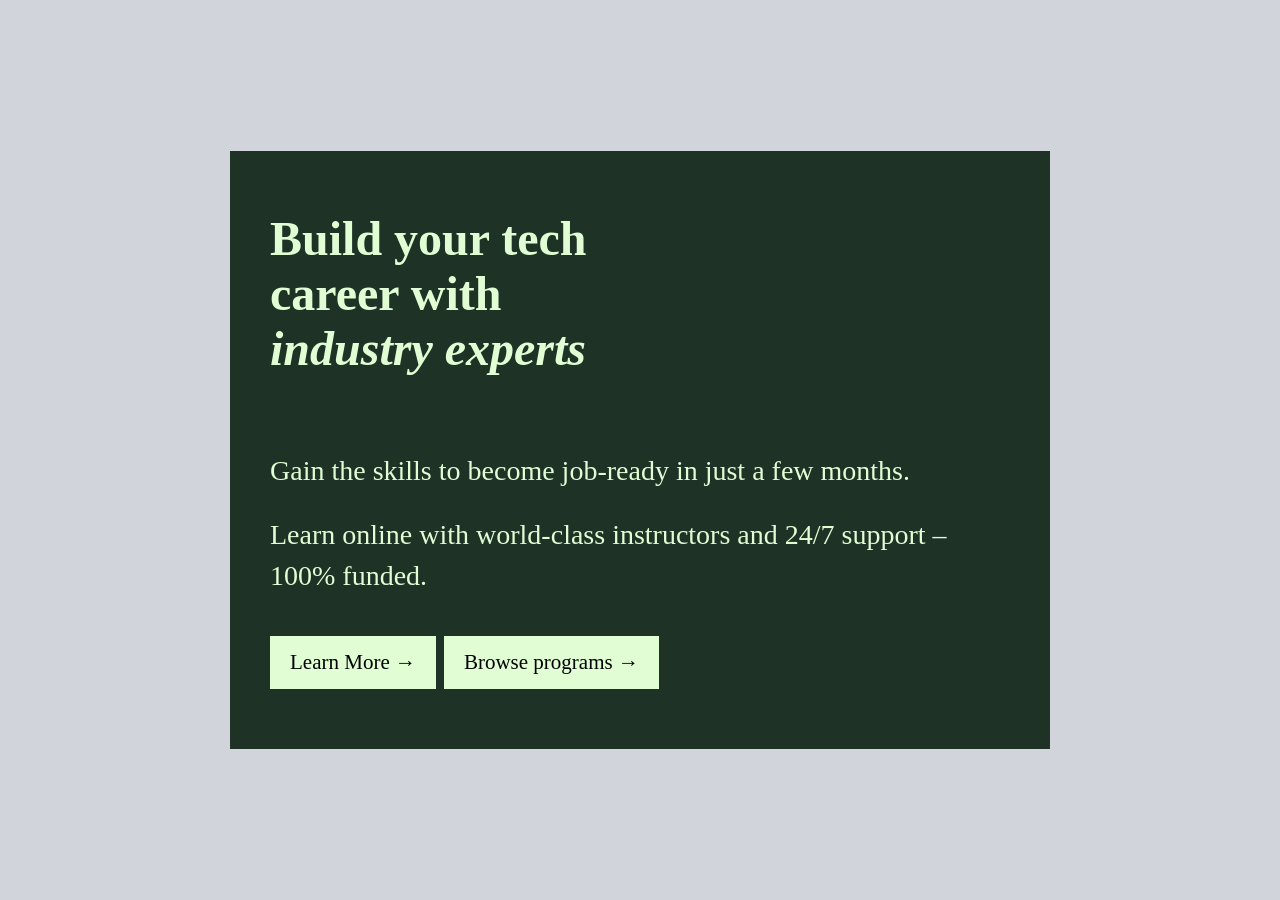
<file: Codio/1_QR-Card-Wizard/index.html>
<!DOCTYPE html>
<html lang="en">
   <head>
      <meta charset="UTF-8" />
      <meta name="viewport" content="width=device-width, initial-scale=1.0" />
      <link rel="stylesheet" href="style.css" />
      <title>QR Code</title>
   </head>
   <body>
      <main>
         <header>
            <h1>
               Build your tech <br />
               career with <br />
               <i>industry experts</i>
            </h1>
         </header>
         <section>
            <p>Gain the skills to become job-ready in just a few months. <br /></p>
            <p>
               Learn online with world-class instructors and 24/7 support – 100%
               funded.
            </p>
         </section>
         <footer>
            <a>Learn More &rarr;</a>
            <a>Browse programs &rarr;</a>
         </footer>
      </main>
   </body>
</html>
</file>
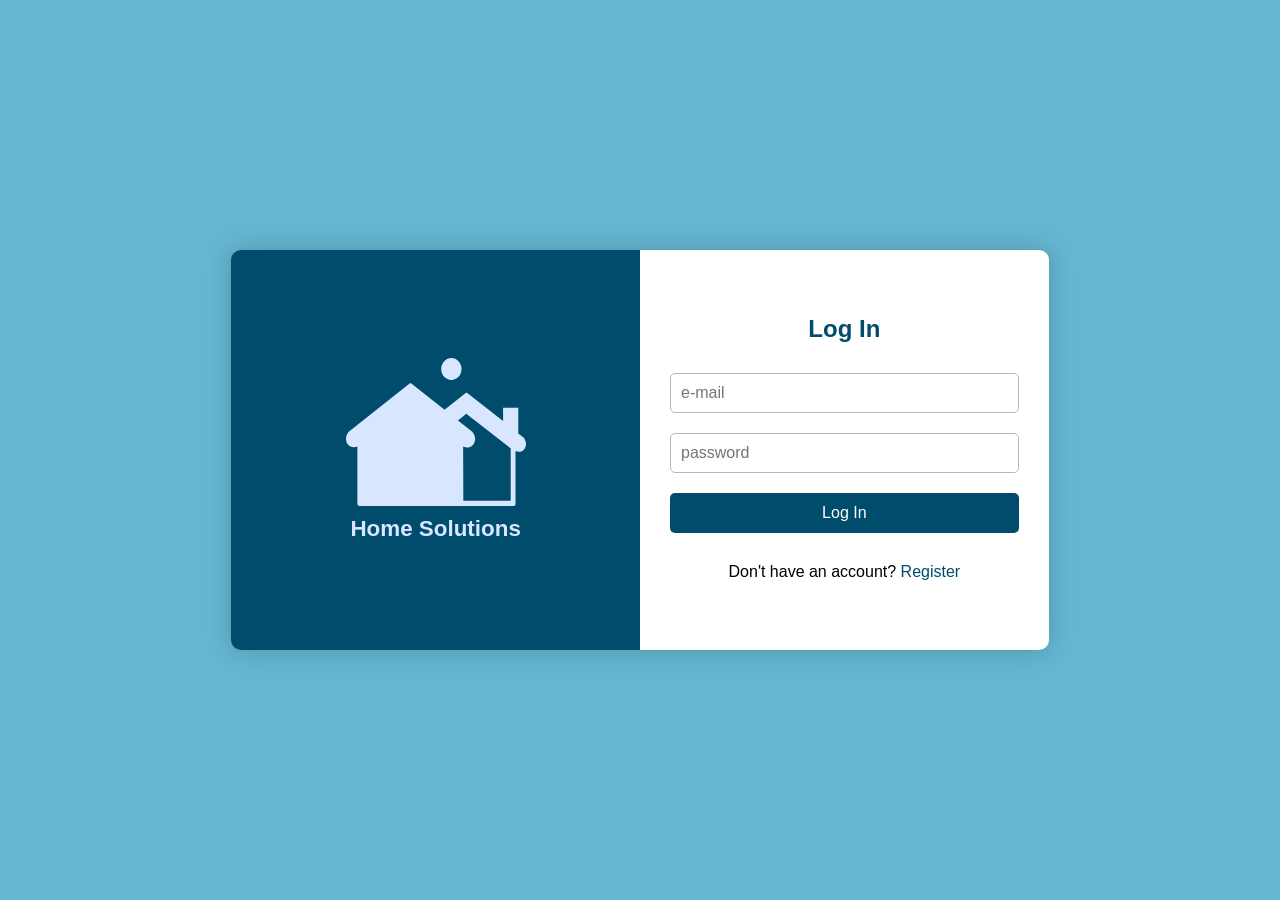
<file: Codio/2_Home-Solutions/index.html>
<!DOCTYPE html>
<html lang="en">
   <head>
      <meta charset="UTF-8" />
      <meta name="viewport" content="width=device-width, initial-scale=1.0" />
      <link rel="stylesheet" href="styles.css" />
      <title>Home Solutions</title>
   </head>
   <body>
    <main>
        <section id="branding">
            <img src="homes.svg" alt="House Image">
            <h1>Home Solutions</h1>
        </section>
        <section id="login">
            <h2>Log In</h2>
            <form>
                <input type="email" id="eml" name="eml" placeholder="e-mail" aria-label="E-Mail" required> 
                <input type="password" id="pw" name="pw" placeholder="password" aria-label="Password" required>
                <button type="submit" id="primary" aria-label="Log In">Log In</button>
            </form>
            <p>
                Don't have an account? <a href="#">Register</a>
            </p>
        </section>
    </main>
   </body>
</html>
</file>
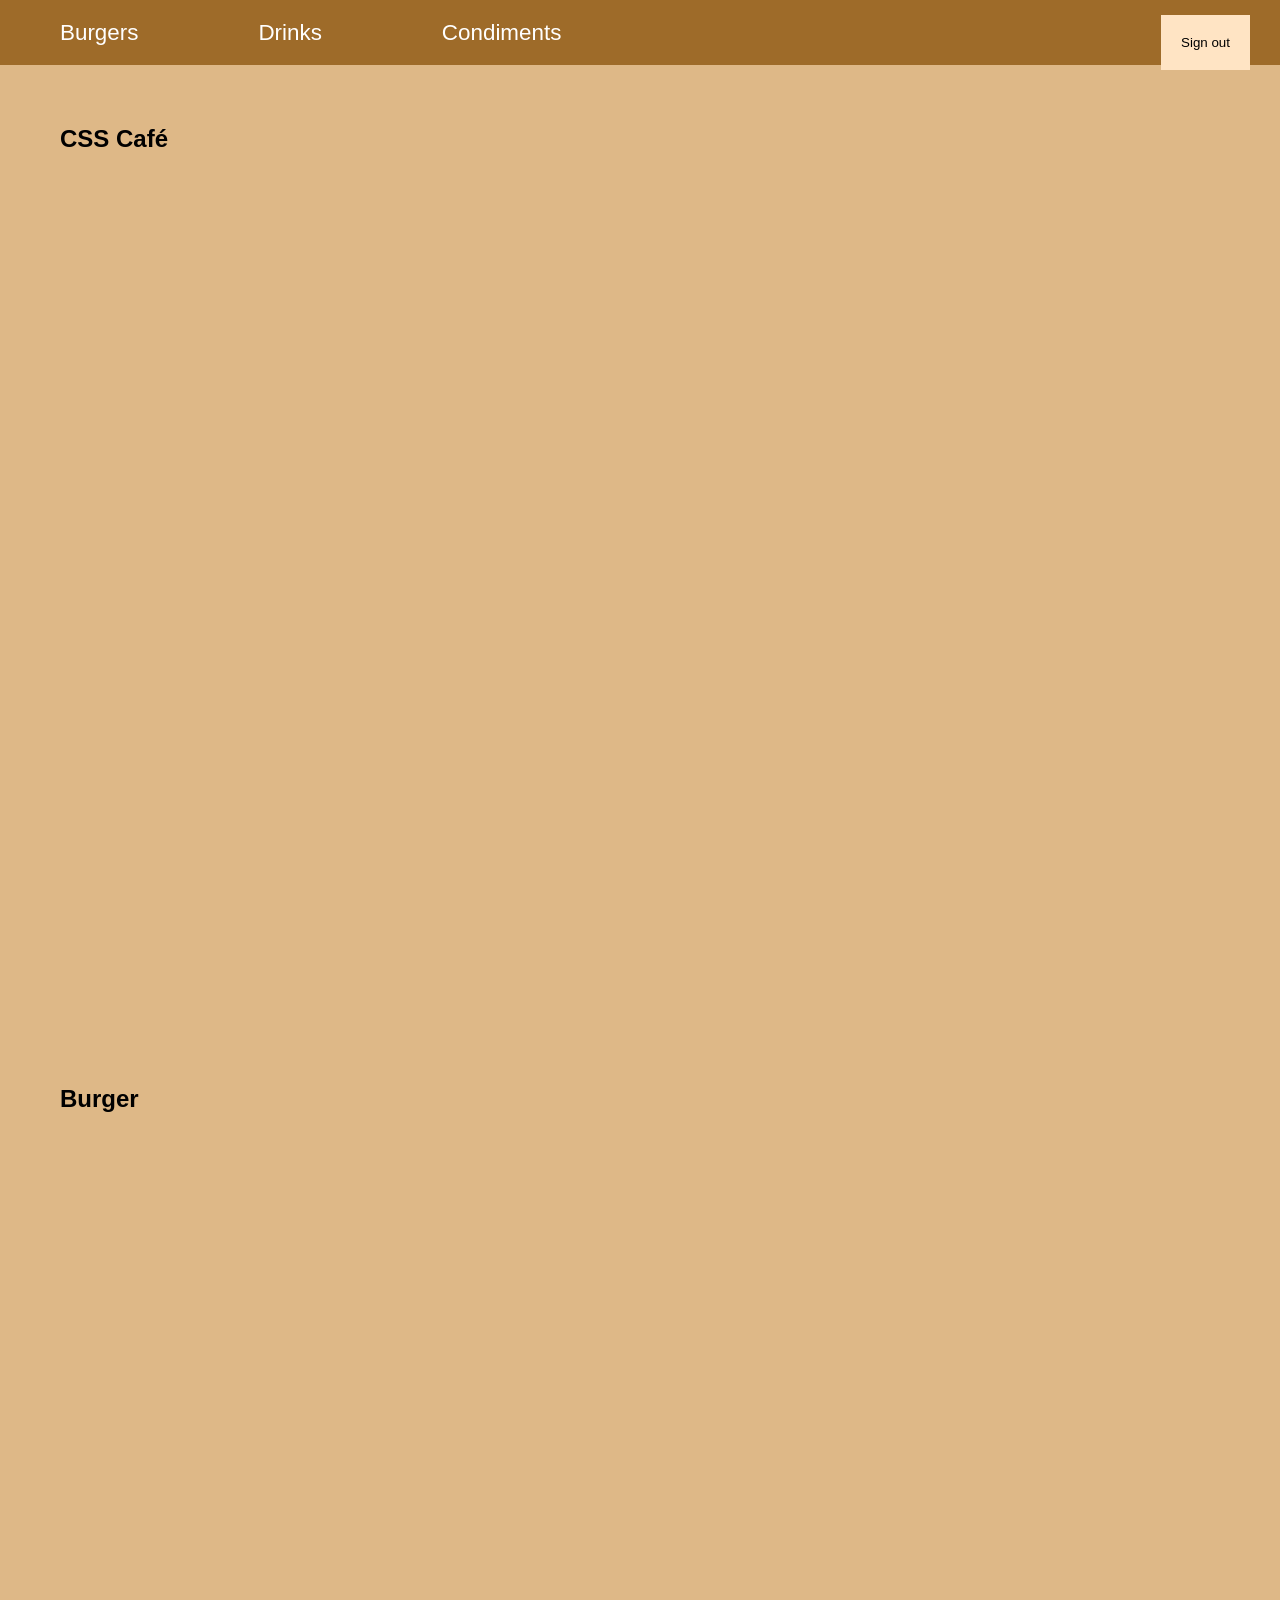
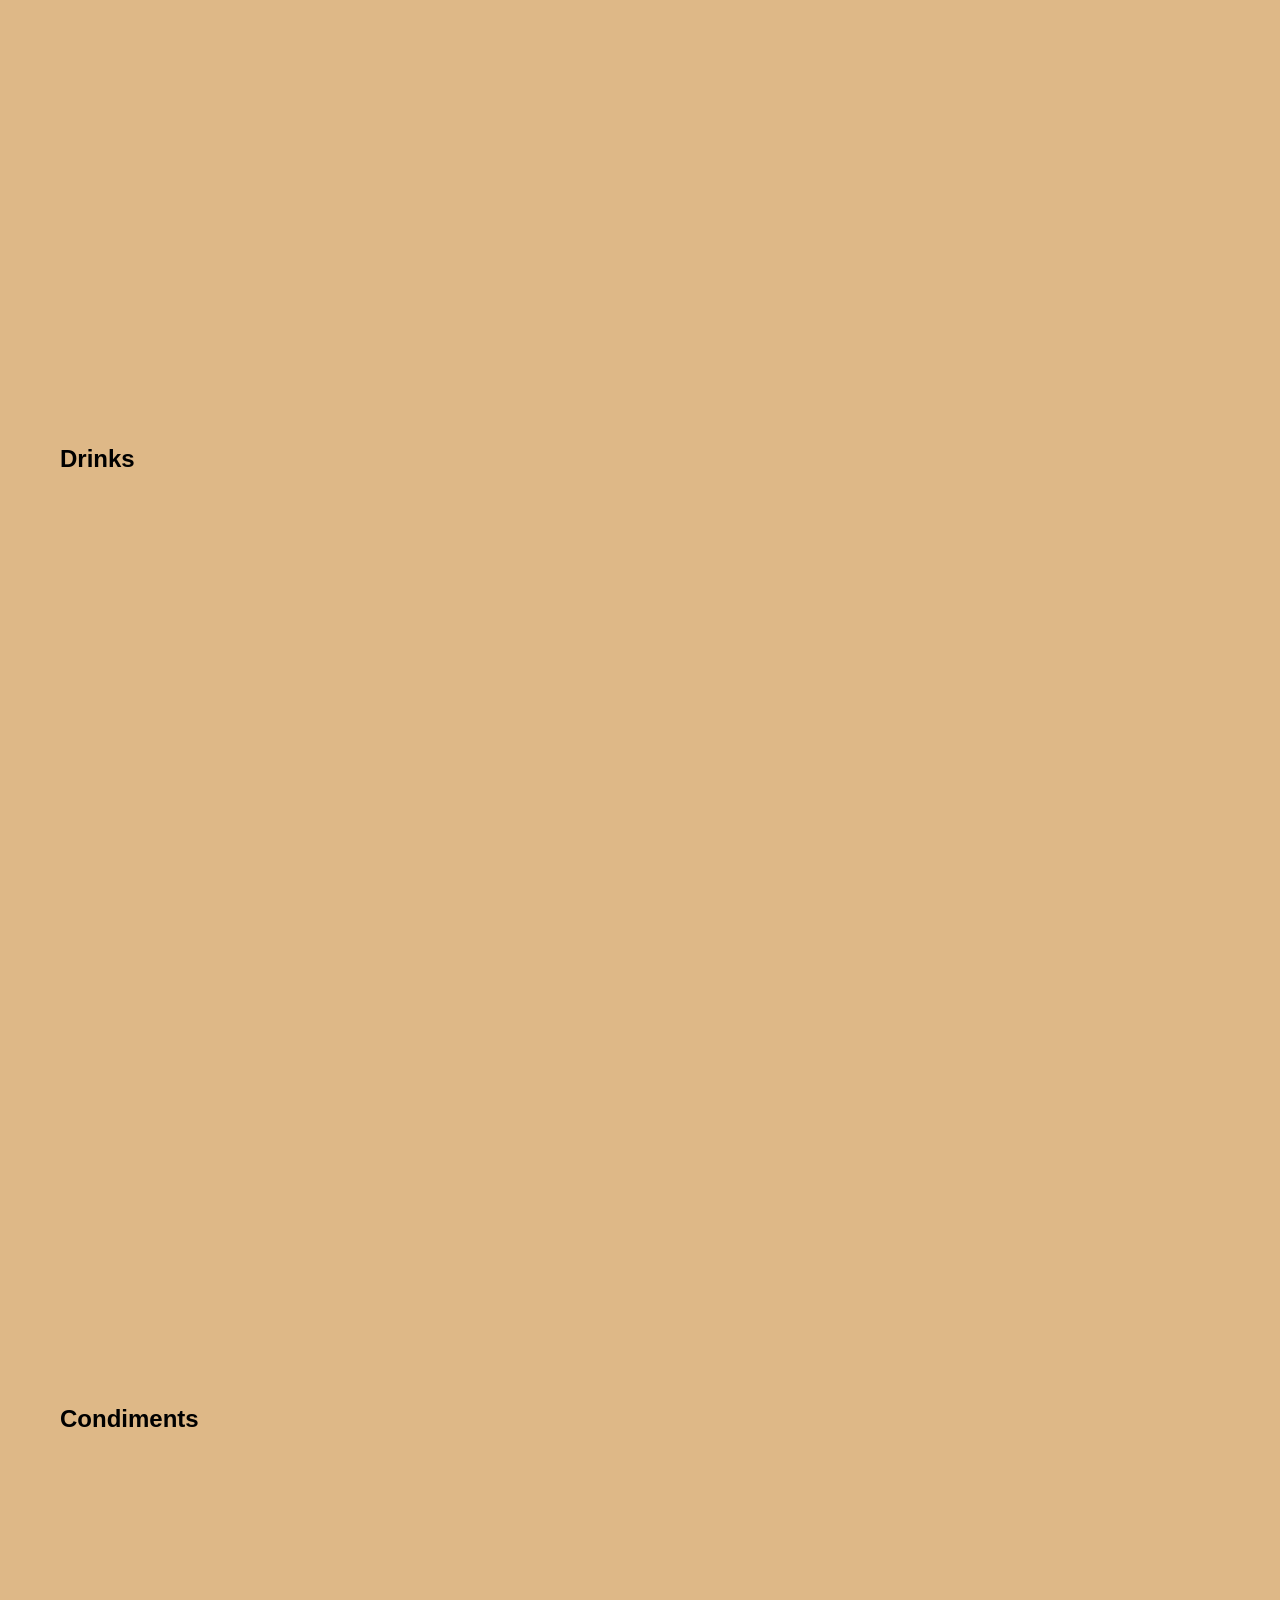
<file: T001/LiveSession/css-code-along/index.html>
<!DOCTYPE html>
<html lang="en">
   <head>
      <meta charset="UTF-8" />
      <meta name="viewport" content="width=device-width, initial-scale=1.0" />
      <link rel="stylesheet" href="styles.css" />
      <title>Navbar with CSS</title>
   </head>
   <body>
    <nav>
        <div class="dropdown">
            <a href="#burgers" class="drop-btn">Burgers</a>
            <ul>
                <li><a href="#">Hamburger</a></li>
                <li><a href="#">Cheeseburger</a></li>
                <li><a href="#">Veggie Burger</a></li>
            </ul>
        </div>
        <div class="dropdown">
            <a href="#drinks" class="drop-btn">Drinks</a>
            <ul>
                <li><a href="#">Hamburger</a></li>
                <li><a href="#">Cheeseburger</a></li>
                <li><a href="#">Veggie Burger</a></li>
            </ul>
        </div>
        <div class="dropdown">
            <a href="#condiments" class="drop-btn">Condiments</a>
            <ul>
                <li><a href="#">Hamburger</a></li>
                <li><a href="#">Cheeseburger</a></li>
                <li><a href="#">Veggie Burger</a></li>
            </ul>
        </div>
        <button>Sign out</button>
    </nav>
    <main>
        <!-- Content goes here-->
         <section id="home">
         <h1>CSS Café</h1>
        </section>
         <section id="burgers">
            <h2>Burger</h2>
         </section>
         <section id="drinks">
            <h2>Drinks</h2>
         </section>
         <section id="condiments">
            <h2>Condiments</h2>
         </section>
    </main>
   </body>
</html>
</file>
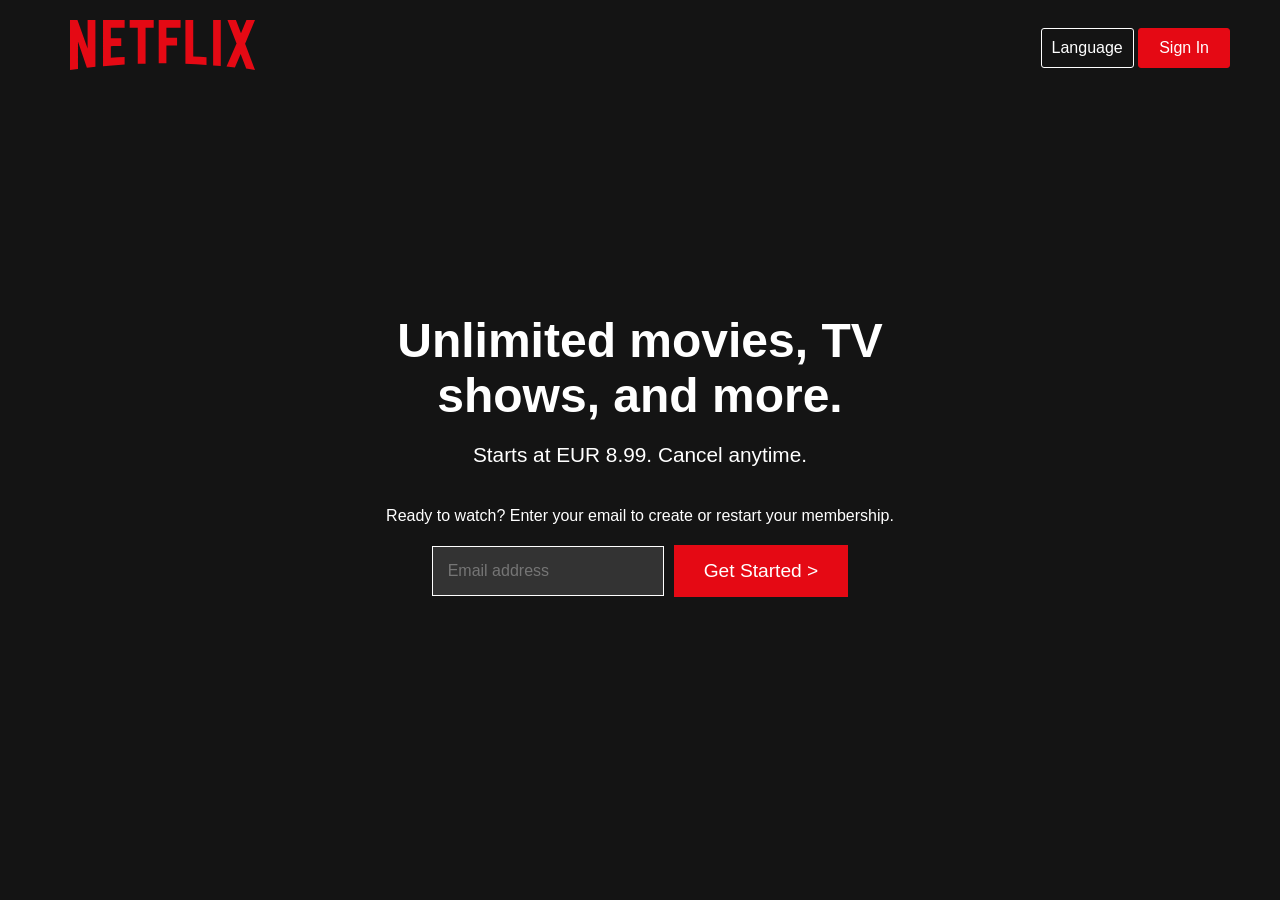
<file: T001/Web/Netflix/index.html>
<!doctype html>
<html lang="en">
  <head>
    <meta charset="UTF-8" />
    <meta name="viewport" content="width=device-width, initial-scale=1" />
    <link rel="stylesheet" href="styles.css" />
    <title>Netflix</title>
  </head>
  <body>
    <header>
      <nav>
        <div>
          <a href="#home" aria-label="Netflix home">
            <img src="netflix-logo.svg" alt="Netflix" />
          </a>
        </div>
        <div>
          <button
            id="language-select"
            href="#language"
            aria-label="Select language"
          >
            Language
          </button>
          <button href="#sign-in" aria-label="Sign in">Sign In</button>
        </div>
      </nav>
    </header>

    <main>
      <h1>
        Unlimited movies, TV <br />
        shows, and more.
      </h1>
      <h2>Starts at EUR 8.99. Cancel anytime.</h2>
      <p>
        Ready to watch? Enter your email to create or restart your membership.
      </p>
      <form>
        <input type="email" placeholder="Email address" required />
        <button type="submit">Get Started ></button>
      </form>
    </main>

    <footer></footer>
  </body>
</html>
</file>
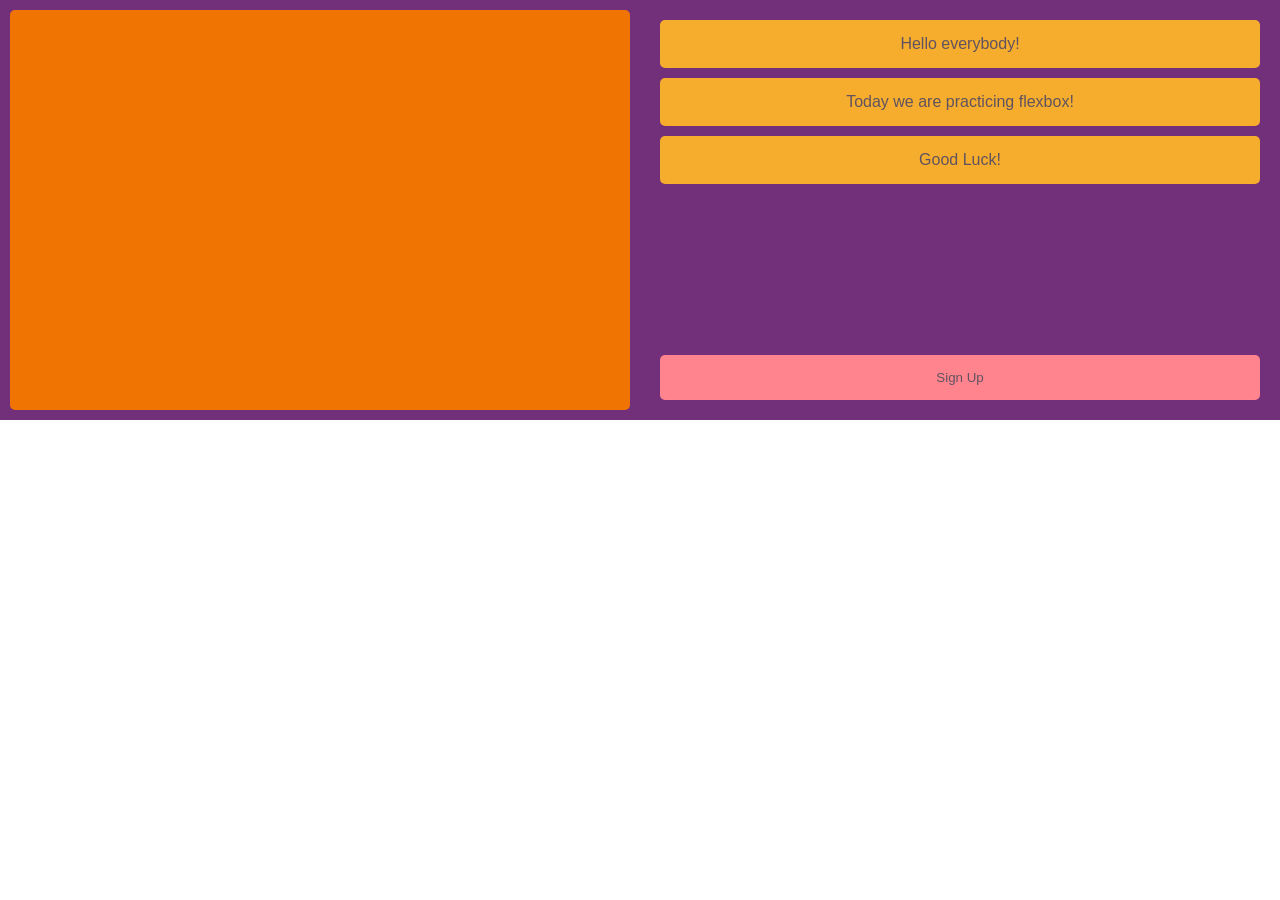
<file: T001/Web/flexbox-challenge.html>
<!DOCTYPE html>
<html lang="en">
    <head>
        <meta charset="UTF-8">
        <title>Flexbox Challenge</title>
        <style>
            * {
                box-sizing: border-box;
                margin: 0;
                padding: 0;
                font-family: sans-serif;
                color: #60535F;
            }
            main {
                background-color: #722F7A;
                display: flex;
                flex-direction: row;
                justify-content: space-evenly;
                
            }
            section {
                width: 100%;
                min-height: 400px;
                display: flex;
                flex-direction: column;
                justify-content: space-between;
                margin: 10px;
                padding: 10px;
            }
            .left {
                background-color: #F07401;
            }
            .left, .container, button {
                border-radius: 5px;
            }
            .container {
                background-color: #F6AD2D ;
                width: 100%;
                margin-bottom: 10px;
                text-align: center;
                padding: 15px;
            }
            button {
                border: none;
                background-color: #FF848E;
                align-self: flex-end;
                width: 100%;
                padding:15px;
            }

        </style>
    </head>
    <body>
        <main>
            <section class="left">
                 <!-- LEFT CONTAINER -->
            </section>
            <section class="right">
                <div class="info wrapper">
                    <div class="container">
                        <p>Hello everybody!</p>
                    </div>
                    <div class="container">
                        <p>Today we are practicing flexbox!</p>
                    </div>
                    <div class="container">
                        <p>Good Luck!</p>
                    </div>
                </div>
                <button>
                    <p>Sign Up</p>
                </button>
            </section>
        </main>
    </body>
</html>
</file>
<file: Codio/1_QR-Card-Wizard/style.css>
* {
    margin: 0;
    padding: 0;
    box-sizing: border-box;
}

body {
    background-color: #d1d5db;
    display: flex;
    align-items: center;
    justify-content: center;
    min-height: 100vh;
    font-family: "Times New Roman", serif;
}

main {
    background-color: #1F3226;
    color: #E0FDD4;
    padding: 60px 40px;
    max-width: 820px;
    width: 90%;
}

header {
    background-image: url(https://spooncharm-novagondola.codio.io/qr_joinmsit.png);
    background-repeat: no-repeat;
    background-size: 190px 190px;
    background-position: right top;
    min-height: 200px;
    margin-bottom: 40px;

}

h1 {
    font-size: 48px;
    line-height: 1.15;
    font-weight: 700;
}

section {
    margin-bottom: 40px;
}

p {
    font-size: 28px;
    line-height: 1.45;
    margin-bottom: 24px;
}

footer{
    display: flex;
    gap: 8px;
}

footer a {
    display: inline-block;
    padding: 14px 20px;
    background-color: #E0FDD4;
    color: #000;
    font-size: 21px;
    text-decoration: none;
    cursor: pointer;
}
</file>
<file: Codio/2_Home-Solutions/styles.css>
/* GENERAL STYLING */

:root{
    --primary-blue: #004C6D;
    --light-blue: #65b6d1;
    --accent-light-blue: #0081b9;
    --light-grey: #B3B9BC;
    --very-light-blue: #d8e7ff;
}

*{
    margin: 0;
    padding: 0;
    box-sizing: border-box;
}

body{
    background-color:var(--light-blue);
    width: 100%;
    min-height: 100vh;
    display: flex;
    justify-content: center;
    align-items: center;
    font-family: sans-serif;
}

main {
    display: flex;
    flex-direction: column;
    flex-wrap: wrap;
    border-radius: 10px;
    margin: 20px;
    overflow: hidden;
    box-shadow: 0 0 25px #00000033;
    min-height: 400px;
}

/* MEDIA QUERIES */

@media screen and (min-width: 768px) {
    main {
        flex-direction: row;
    }
    section#branding, section#login {
        flex: 1;
        padding: 120px 30px;
    }
}

/* BRANDING SECTION */

section#branding {
    padding:30px;
    background-color: var(--primary-blue);
    display: flex;
    flex-direction: column;
    align-items: center;
    justify-content: center;
    text-align: center;
}

section#branding img{
    max-width: 180px;
    height:auto;
}

h1 {
    color: var(--very-light-blue);
    font-size: 1.4rem;
    margin: 10px 0 0;
}

/* LOGIN SECTION */

section#login {
    padding: 0 30px;
    background-color: #FFF;
    display: flex;
    flex-direction: column;
    justify-content: center;
    align-items: center;
    text-align: center;
}

h2 {
    color: var(--primary-blue);
    margin: 15px 0 30px;
}

section#login form input {
    width: 100%;
    margin-bottom: 20px;
    height: 40px;
    border: 1px solid var(--light-grey);
    border-radius: 5px;
    padding: 0 10px;
    font-size: 1rem;
}

section#login form input:focus {
    outline: 1px solid var(--accent-light-blue);
}

section#login form button {
    width: 100%;
    margin-bottom: 30px;
    background-color: var(--primary-blue);
    color: #FFF;
    height: 40px;
    border: 0 solid;
    border-radius: 5px;
    padding: 0 10px;
    font-size: 1rem;
    transition: ease-in-out 0.3s;
    cursor: pointer;
}

section#login form button:hover {
    background-color: var(--accent-light-blue);
}

section#login p{
    font-size: 1rem;
    margin-bottom: 20px;
}

section#login a {
    color: var(--primary-blue);
    text-decoration: none;
    transition: ease-in-out 0.3s;
}

section#login a:hover {
    color: var(--accent-light-blue);
}
</file>
<file: T001/LiveSession/css-code-along/styles.css>
html {
    scroll-behavior: smooth;
}

*{
    margin: 0;
    padding: 0;
    box-sizing: border-box;
}

body{
    background-color:burlywood;
    width: 100%;
    min-height: 100vh;
    font-family: sans-serif;
}

nav {
    height:65px;
    background-color: rgb(158, 107, 41);
    display: flex;
    flex-direction: row;
    align-items: center;
    justify-content: flex-start;
}

nav div {
    height: 100%;
    display: flex;
    align-items: center;
    padding: 0 60px;
}

nav div:hover {
    background-color: bisque;
}

nav div:hover ul {
    display: block;
}
nav div a {
    font-size: 1.4rem;
    color: #FFF;
    text-decoration: none;
    
}

nav button {
    background-color: bisque;
    color: black;
    border: none;
    padding: 20px;
    top: 15px;
    right:30px;
    position: absolute;
}

nav div:hover a {
    color: #000;
}

nav div ul {
    list-style: none;
    background-color: rgb(158, 107, 41);
    width: 200px;
    left: 0px;
    top: 64px;
    display: none;
    position: absolute;

}

nav div ul li {
    color: #FFF;
    line-height: 40px;
}

main {
   
}

section {
    min-height: 100vh;
    margin: 60px;
}
</file>
<file: T001/Web/Netflix/styles.css>
* {
    margin: 0;
    padding: 0;
    box-sizing: border-box;
}

body {
    background-color: #141414;
    background-image: url('https://assets.nflxext.com/ffe/siteui/vlv3/435e8bb8-7f1b-49cb-8da8-bff997124294/web/ES-en-20260511-TRIFECTA-perspective_a9ef9d5a-40c1-46d6-bc55-d71511d02a41_large.jpg');
    background-blend-mode: overlay;
    background-repeat: no-repeat;
    background-attachment: fixed;
    background-size: cover;
    background-position: center;
    font-family: Arial, sans-serif;
    font-size: 16px;
    font-weight: 400;
}

header nav {
    display: flex;
    justify-content: space-between;
    align-items: center;
    padding: 20px 50px;
}

header a {
    color: white;
    text-decoration: none;
    font-size: 1.2em;
    margin-left: 20px;
}
header img {
    height: 50px;
}

header button {
    border-radius: 3px;
    background-color: #e50914;
    color: white;
    border: 1px solid #e50914;
    padding: 10px 20px;
    font-size: 1em;
    cursor: pointer;
}

header #language-select {
    background-color: #141414;
    color: white;
    border: 1px solid white;
    padding: 10px;
    font-size: 1em;
    cursor: pointer;
}

main {
    display: flex;
    flex-direction: column;
    align-items: center;
    justify-content: center;
    height: 80vh;
    color: #fff;
    text-align: center;
}
main h1 {
    font-size: 3em;
    margin-bottom: 20px;
    font-weight: 800;
}

main h2 {
    font-size: 1.3em;
    margin-bottom: 20px;
    font-weight: 400;
}
main p {
    font-size: 1em;
    margin: 20px;
}
main button {
    background-color: #e50914;
    color: white;
    border: none;
    padding: 15px 30px;
    font-size: 1.2em;
    cursor: pointer;
}
main button:hover {
    background-color: #f40612;
}
main input {
    padding: 15px;
    font-size: 1em;
    margin-right: 10px;
    background-color: #333;
    placeholder-color: #fff;
    border: 1px solid #fff;
}

main form {
    display: flex;
    justify-content: center;
    align-items: center;
}
</file>
